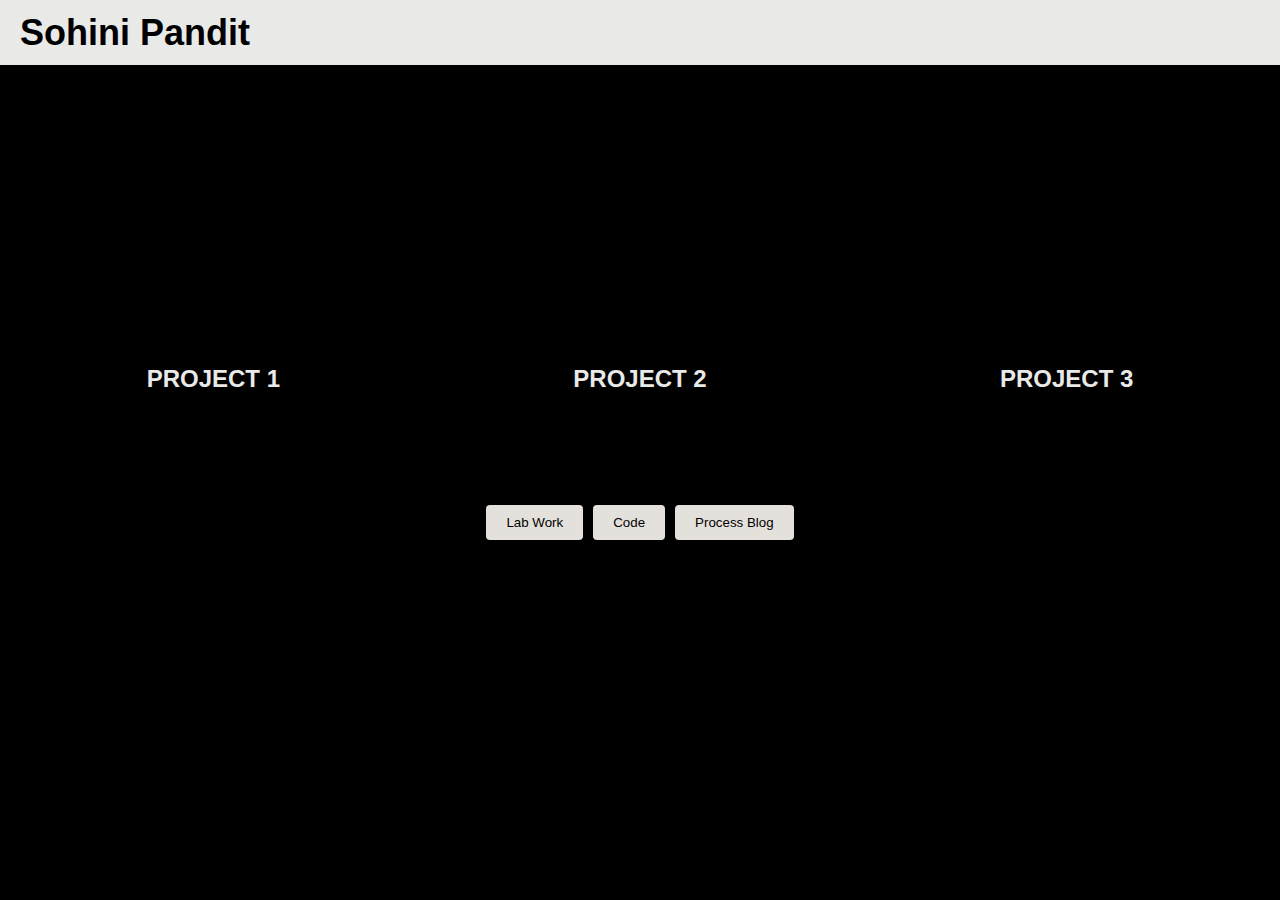
<file: index.html>
<!DOCTYPE html>
<html lang="en">
  <head>
    <meta charset="UTF-8">
    <meta name="viewport" content="width=device-width, initial-scale=1.0">
    <title>Class Portal</title>
    <link rel="stylesheet" href="index.css">
  </head>

  <body>
    <!-- (Navigation Bar) -->
    <nav class="navbar">
        <a id="logo" href="index.html"> Sohini Pandit</a>
        <!-- <h2> CREATIVE DESIGNER</h2> -->
    </nav>


  <!--Main Landing page layout-->
    <section class="home">
      <article class="home-projects">
        <p> <a id="each" href="EachProject.html"> PROJECT 1</a> </p>
      </article>

      <article class="home-projects">
        <p>PROJECT 2</p>
      </article>

      <article class="home-projects">
        <p>PROJECT 3</p>
      </article>

    </section>


    <section class="home-buttons">
      <button> <a id="lab" href="labwork.html"> Lab Work</a> </button>
      <button> <a id="maincode" href="https://github.com/sohin10/Classportal2.git"> Code </a> </button>
      <button> <a id="blog" href="https://github.com/sohin10/Classportal2/blob/bcae7b683f9ad87267bbe9c6303e946af18273e9/README.md"> Process Blog </a> </button>
    </section>


  

















	<!-- <script src="index.js"></script> -->
  </body>
</html>

 <!-- <div>
          <img class="italy" src="imgz/italy.jpg" alt=" first italy">
        </div> -->
</file>
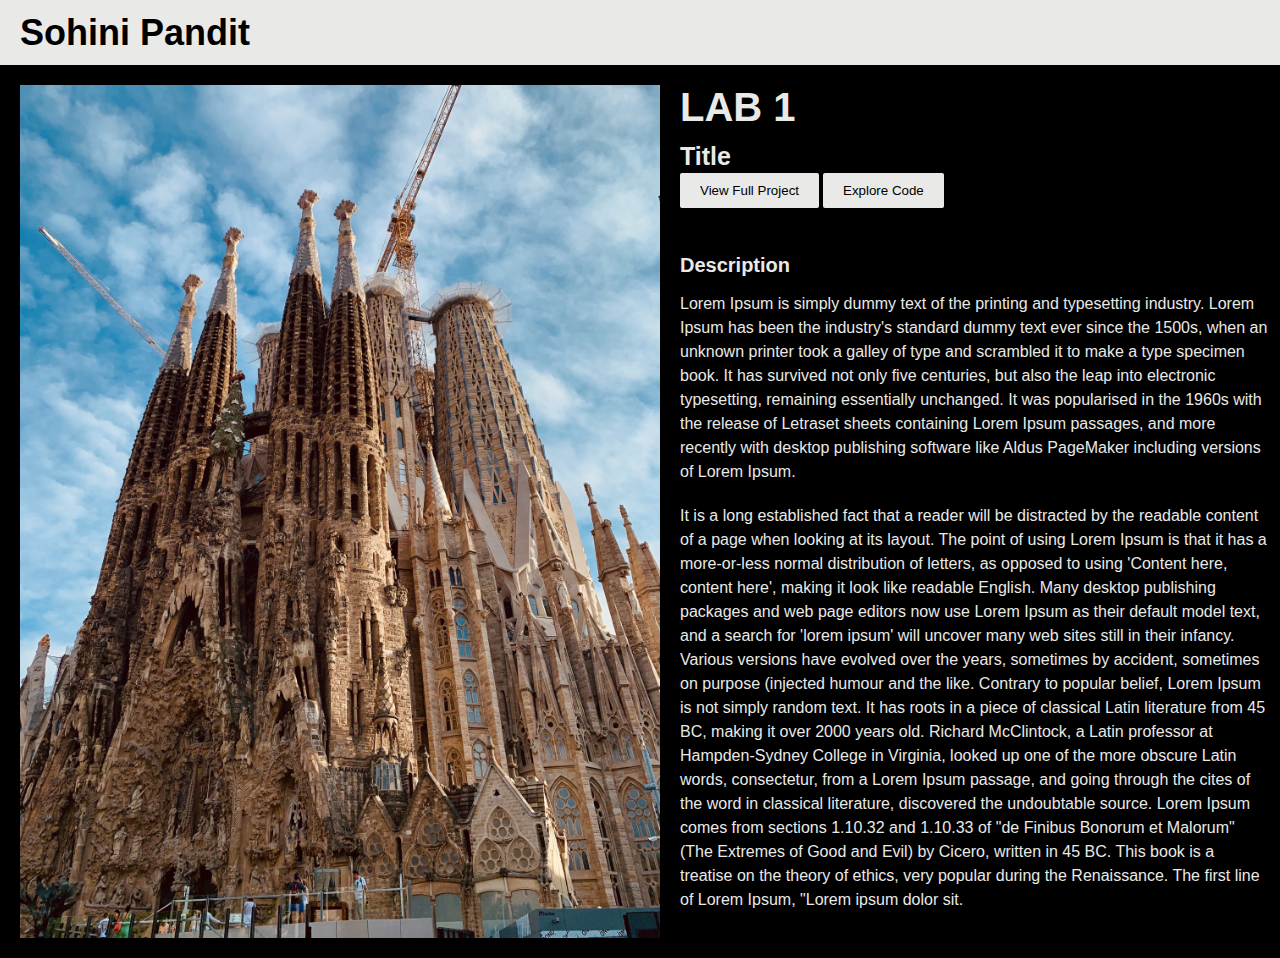
<file: eachlab.html>
<!DOCTYPE html>
<html lang="en">
  <head>
    <meta charset="UTF-8">
    <meta name="viewport" content="width=device-width, initial-scale=1.0">
    <title>Each Lab</title>
    <link rel="stylesheet" href="labpage.css">
  </head>


  <body>
    <nav class="navbar">
        <a id="logo" href="index.html"> Sohini Pandit</a>
        <!-- <h2 class="designation"> CREATIVE DESIGNER</h2> -->
    </nav>

    <img class= "parispic" src="imgz/spain.jpg" alt="image-pic">

    <section class="project-section">
        <article class="each-project">
            <h1>LAB 1</h1>
            <h2>Title</h2>
        </article>

        <article class="project-buttons">
          <button> <a id="proj" href="#"> View Full Project</a> </button>
          <button> <a id="code" href="#"> Explore Code</a> </button>
        </article>

        <article class="each-project">
            <h3> Description</h3>   
            <p>Lorem Ipsum is simply dummy text of the printing and typesetting industry. Lorem Ipsum has been the industry's standard dummy text ever since the 1500s, when an unknown printer took a galley of type and scrambled it to make a type specimen book. It has survived not only five centuries, but also the leap into electronic typesetting, remaining essentially unchanged. It was popularised in the 1960s with the release of Letraset sheets containing Lorem Ipsum passages, and more recently with desktop publishing software like Aldus PageMaker including versions of Lorem Ipsum.</p>
            <p>It is a long established fact that a reader will be distracted by the readable content of a page when looking at its layout. The point of using Lorem Ipsum is that it has a more-or-less normal distribution of letters, as opposed to using 'Content here, content here', making it look like readable English. Many desktop publishing packages and web page editors now use Lorem Ipsum as their default model text, and a search for 'lorem ipsum' will uncover many web sites still in their infancy. Various versions have evolved over the years, sometimes by accident, sometimes on purpose (injected humour and the like. Contrary to popular belief, Lorem Ipsum is not simply random text. It has roots in a piece of classical Latin literature from 45 BC, making it over 2000 years old. Richard McClintock, a Latin professor at Hampden-Sydney College in Virginia, looked up one of the more obscure Latin words, consectetur, from a Lorem Ipsum passage, and going through the cites of the word in classical literature, discovered the undoubtable source. Lorem Ipsum comes from sections 1.10.32 and 1.10.33 of "de Finibus Bonorum et Malorum" (The Extremes of Good and Evil) by Cicero, written in 45 BC. This book is a treatise on the theory of ethics, very popular during the Renaissance. The first line of Lorem Ipsum, "Lorem ipsum dolor sit.</p>
        </article>

        
    </section>
</file>
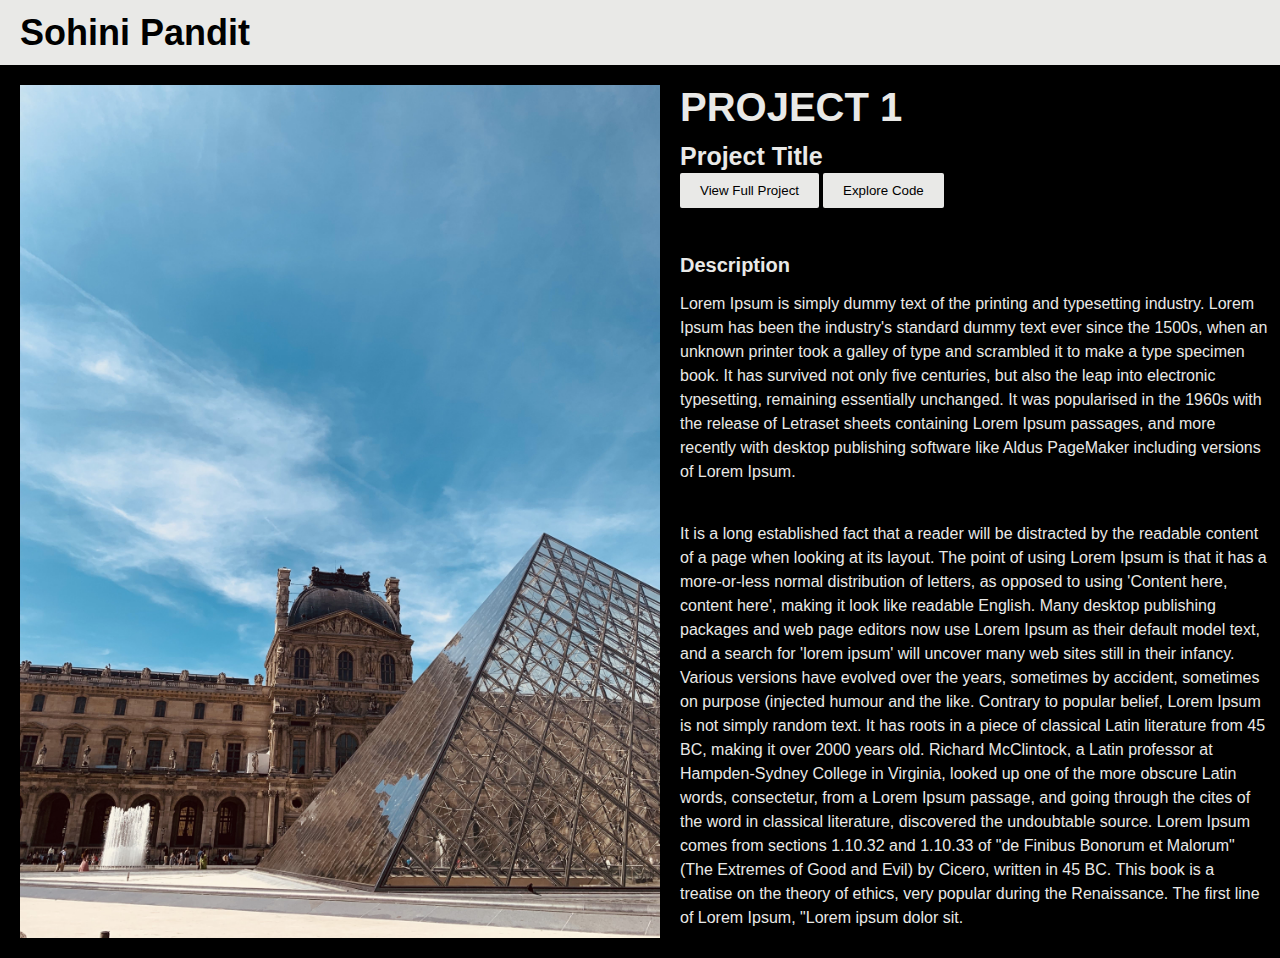
<file: EachProject.html>
<!DOCTYPE html>
<html lang="en">
  <head>
    <meta charset="UTF-8">
    <meta name="viewport" content="width=device-width, initial-scale=1.0">
    <title>Each Project</title>
    <link rel="stylesheet" href="projectpage.css">
  </head>


  <body>
    <nav class="navbar">
        <a id="logo" href="index.html"> Sohini Pandit</a>
        <!-- <h2 class="designation"> CREATIVE DESIGNER</h2> -->
    </nav>

    <img class="parispic" src="imgz/paris.jpg" alt="img-pic">

    <section class="project-section">
        <article class="each-project">
            <h1>PROJECT 1</h1>
            <h2>Project Title</h2>
        </article>

        <article class="project-buttons">
          <button> <a id="proj" href="#"> View Full Project</a> </button>
          <button> <a id="code" href="#"> Explore Code</a> </button>
        </article>

        <article class="each-project">
          <h3> Description</h3>
          <p>Lorem Ipsum is simply dummy text of the printing and typesetting industry. Lorem Ipsum has been the industry's standard dummy text ever since the 1500s, when an unknown printer took a galley of type and scrambled it to make a type specimen book. It has survived not only five centuries, but also the leap into electronic typesetting, remaining essentially unchanged. It was popularised in the 1960s with the release of Letraset sheets containing Lorem Ipsum passages, and more recently with desktop publishing software like Aldus PageMaker including versions of Lorem Ipsum.</p>
          <br/>
          <p>It is a long established fact that a reader will be distracted by the readable content of a page when looking at its layout. The point of using Lorem Ipsum is that it has a more-or-less normal distribution of letters, as opposed to using 'Content here, content here', making it look like readable English. Many desktop publishing packages and web page editors now use Lorem Ipsum as their default model text, and a search for 'lorem ipsum' will uncover many web sites still in their infancy. Various versions have evolved over the years, sometimes by accident, sometimes on purpose (injected humour and the like. Contrary to popular belief, Lorem Ipsum is not simply random text. It has roots in a piece of classical Latin literature from 45 BC, making it over 2000 years old. Richard McClintock, a Latin professor at Hampden-Sydney College in Virginia, looked up one of the more obscure Latin words, consectetur, from a Lorem Ipsum passage, and going through the cites of the word in classical literature, discovered the undoubtable source. Lorem Ipsum comes from sections 1.10.32 and 1.10.33 of "de Finibus Bonorum et Malorum" (The Extremes of Good and Evil) by Cicero, written in 45 BC. This book is a treatise on the theory of ethics, very popular during the Renaissance. The first line of Lorem Ipsum, "Lorem ipsum dolor sit.</p>
        </article> 
    </section>


    





















	<!-- <script src="index.js"></script> -->
  </body>
</html>
</file>
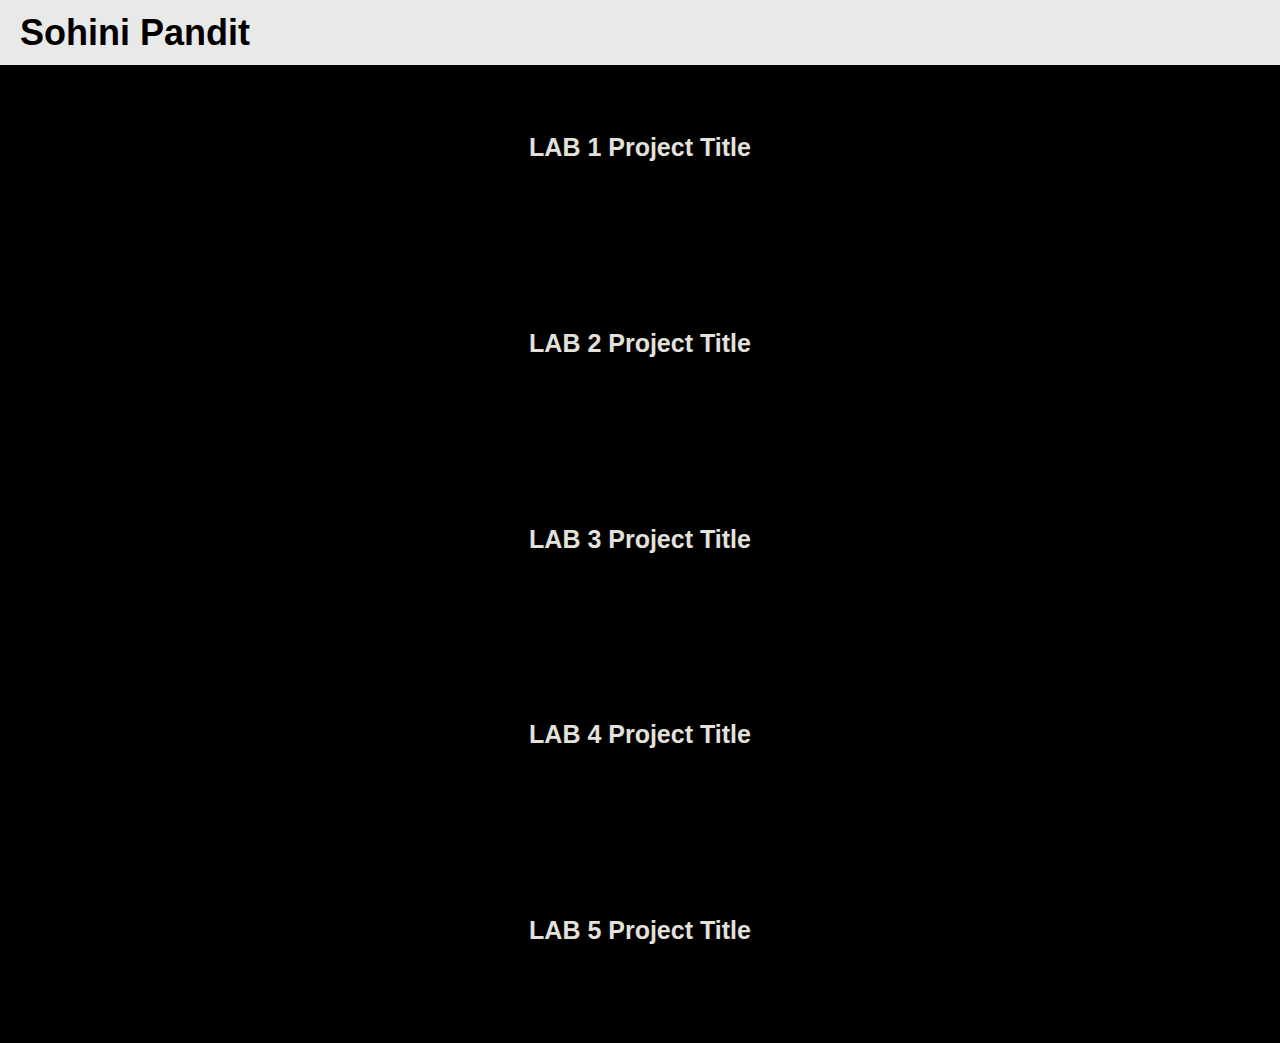
<file: labwork.html>
<!DOCTYPE html>
<html lang="en">
  <head>
    <meta charset="UTF-8">
    <meta name="viewport" content="width=device-width, initial-scale=1.0">
    <meta http-equiv="X-UA-Compatible" content="ie=edge">
    <title>:Lab Work</title>
    <link rel="stylesheet" href="main.css">
  </head>
  <body>
    <nav class="navbar">
      <a id="logo" href="index.html"> Sohini Pandit</a>
      <!-- <h2 class="designation"> CREATIVE DESIGNER</h2> -->
  </nav>

  <section class="lab-section">
    <article class="lab-projects">
      <p><a id="lablink" href="eachlab.html"> LAB 1 Project Title</a></p>
      <!-- <p>LAB 1 : Project Title</p> -->
    </article>

    <article class="lab-projects">
      <p>LAB 2 Project Title</p>
    </article>

    <article class="lab-projects">
      <p>LAB 3 Project Title</p>
    </article>

    <article class="lab-projects">
      <p>LAB 4 Project Title</p>
    </article>

    <article class="lab-projects">
      <p>LAB 5 Project Title</p>
    </article>

  </section>


















<!--     
	<script src="index.js"></script> -->
  </body>
</html>
</file>
<file: index.css>
*{
    margin: 0;
    padding: 0;
}

.navbar{
    font-family:Arial, Helvetica, sans-serif;
    font-weight: bold;
    height: 65px;
    display: flex;
    flex-wrap: wrap;
    justify-content:flex-start;
    align-items: center;
    background-color: #E9E9E7;
      
}

#logo{
    margin-left: 20px;
    font-size: 36px;
    color: black;
}

a{
    text-decoration: none;
}

#lab{
    color:black;
}

#maincode{
    color:black;
}

#blog{
    color:black;
}


#each{
    color:#E9E9E7;
}


.home{
    display: flex;
    flex-direction: row;
    width: 100%;
    min-height: calc(100vh - 65px);
}

.home-projects{
    width: 33.333333%;
    background-color: rgb(0, 0, 0);
    
}

.home-projects p{
    padding-top: 300px;
    text-align: center;
    color:#E9E9E7;
    font-size: 24px;
    font-family: Arial, Helvetica, sans-serif;
    font-weight: bold;
    

}

/* remove this or find a way to make the background around text change into button */
/* p:hover{
    background-color: #919135;
    background-size:contain;

} */

.home-projects:hover{
    /* background-color: #4f4f4f; */
    background-image: url("imgz/amsterdam.jpg");
    /* background-size: 50%; */
    background-repeat: no-repeat;
    background-size: cover;
    background-position: center;
    
}

.home-buttons{
    position: absolute;
    display: flex;
    justify-content:center;
    width: 100%;
    bottom: 40%;
    flex-wrap: wrap;
}

.home-buttons button{
    margin: auto 5px;
}

button{
    background: none;
    border: none;
    border-radius: 4px;
    outline: none;
    cursor: pointer;
    background-color: #E4E0DB;
    padding: 10px 20px;
}


/* USE THIS FOR DESKTOP DISPLAY */
/* button:hover{
    background-color: black;
    color: #E9E9E7;
    
} */


/* #lab:hover{
    color:#E9E9E7;
}

#maincode:hover{
    color:#E9E9E7;
}

#blog:hover{
    color:#E9E9E7;
} */
</file>
<file: labpage.css>
*{
    margin: 0;
    padding: 0;
}


body{
    background-color: black;
}



/*navigation bar style*/
.navbar{
    font-family:Arial, Helvetica, sans-serif;
    font-weight: bold;
    height: 65px;
    display: flex;
    flex-wrap: wrap;
    justify-content:flex-start;
    align-items: center;
    background-color: #E9E9E7;
      
}


/* takes the link underline out  */
a{
    text-decoration: none;
}

/*Changes color of logo link(purple) to beige*/
#logo{
    margin-left: 20px;
    font-size: 36px;
    color: black;

} 


.project-section{
    width: 100%;
}

.each-project{
    width: 100%;
}

.each-project h1{
    padding: 10px 20px 10px 20px;
    font-family: Arial, Helvetica, sans-serif;
    font-size: 40px;
    color: #E9E9E7;
    line-height: 44px;

}

.each-project h2{
    padding: 10px 20px 10px 20px;
    font-family: Arial, Helvetica, sans-serif;
    font-size: 25px;
    color: #E9E9E7;
    line-height: 14px;
}

.parispic{
    width: 50%;
    padding: 20px;
    /* margin-top: 30px;
    margin-left: 20px; */
}


.each-project h3{
    padding: 20px 20px 10px 20px;
    font-family: Arial, Helvetica, sans-serif;
    font-size: 20px;
    color:#E9E9E7;
    line-height: 14px;
}


.each-project p{
    padding: 10px 20px 10px 20px;
    font-family: Arial, Helvetica, sans-serif;
    font-size: 16px;
    color: #E9E9E7;
    line-height: 24px;
}

.project-buttons{
    flex-wrap: wrap;

}

button{
    background: none;
    border: none;
    border-radius: 2px;
    outline: none;
    cursor: pointer;
    background-color: #E9E9E7;
    margin-top: 10px;
    padding: 10px 20px 10px 20px; 
    margin-left: 20px; 
}

#proj{
    color: black;
}

#code{
    color: black;
}




/* For ipad screen  */
@media only screen and (min-width: 500px) {

    .navbar{
        display: flex;
        flex-wrap: wrap;
        justify-content: flex-start;
        align-items:center;
        font-size: 36px;
        height: 65px;
        color: rgb(0, 0, 0);
        /* display: flex;
        flex-wrap: wrap;
        justify-content: flex-start; */
        /* align-items:right; */
        background-color: #E9E9E7;
    }

    #logo{
        margin-left: 20px;
        font-size: 36px;
        color: black;
    
    } 



    .project-section{
        width: 100%;
        /* width: 600px;
        margin: 0 auto; */
    }

    /* .parispic{
        display: block;
        width: 50%;
        margin: 0;
        padding: 50px;
    } */

    .parispic{
        /* display: block; */
        padding: 20px;
        width: 50%;
        float: left;
    }

    .each-project{
        width: 100%;
        /* width: 50%;
        float: right; */
    }

    .each-project h1{
        /* margin: 0;
        padding: 20px;
        font-size: 40px;
        color: red;
        line-height: 44px; */

        padding: 20px 10px 0px 20px;;
        font-size: 40px;
        color: #E9E9E7;
        /* line-height: 44px; */
    
    
    }

    .each-project h2{
        padding: 20px 0px 0px 20px;
        font-size: 25px;
        color: #E9E9E7;
        line-height: 14px;
    }

    .each-project h3{
        padding: 50px 0px 0px 20px;
        font-family: Arial, Helvetica, sans-serif;
        font-size: 20px;
        color: #E9E9E7;
        line-height: 14px;
    }

    .each-project p{
        padding: 20px 10px 0px 20px;
        font-family: Arial, Helvetica, sans-serif;
        font-size: 16px;
        color:#E9E9E7;
        line-height: 24px;
    }

    
    button{
        margin-left: 0px;
    }
    
}


/* For Desktop screen  */
@media only screen and (min-width: 1400px) {

    .navbar{
        display: flex;
        justify-content: flex-start;
        align-items:center;
        height: 65px;
        color: rgb(0, 0, 0);
        /* display: flex;
        flex-wrap: wrap;
        justify-content: flex-start; */
        /* align-items:right; */
        background-color: #E9E9E7;
    }

    #logo{
        margin-left: 20px;
        font-size: 36px;
        color: black;
    
    } 


    .project-section{
        width: 100%;
        margin: 0 auto;
    }

    .parispic{
        padding: 20px;
        width: 50%;
        height: 930px;
        float: left;
    }

    .each-project{
        width: 100%;
        /* float: right; */
    }


    .each-project h1{
        padding: 20px 0px 0px 0px;;
        font-size: 40px;
        color: #E9E9E7;
        /* line-height: 44px; */
    
    }

    .each-project h2{
        padding: 20px 0px 0px 0px;
        font-size: 25px;
        color: #E9E9E7;
        line-height: 14px;
    }

    .each-project h3{
        padding: 50px 00px 0px 0px;
        font-family: Arial, Helvetica, sans-serif;
        font-size: 20px;
        color: #E9E9E7;
        line-height: 14px;
    }

    .each-project p{
        padding: 20px 10px 0px 60px;
        font-family: Arial, Helvetica, sans-serif;
        font-size: 16px;
        color: #E9E9E7;
        line-height: 24px;
    }
    
}
</file>
<file: projectpage.css>
*{
    margin: 0;
    padding: 0;
}

body{
    background-color: black;
}

/*navigation bar style*/
.navbar{
    font-family:Arial, Helvetica, sans-serif;
    font-weight: bold;
    height: 65px;
    display: flex;
    flex-wrap: wrap;
    justify-content:flex-start;
    align-items: center;
    background-color: #E9E9E7;
      
}


/* takes the link underline out  */
a{
    text-decoration: none;
}

/*Changes color of logo link(purple) to beige*/
#logo{
    margin-left: 20px;
    font-size: 36px;
    color: black;

} 


.project-section{
    width: 100%;
}

.each-project{
    width: 100%;
}

.each-project h1{
    padding: 10px 20px 10px 20px;
    font-family: Arial, Helvetica, sans-serif;
    font-size: 40px;
    color: #E9E9E7;
    line-height: 44px;

}

.each-project h2{
    padding: 10px 20px 10px 20px;
    font-family: Arial, Helvetica, sans-serif;
    font-size: 25px;
    color: #E9E9E7;
    line-height: 14px;
}

.parispic{
    width: 50%;
    padding: 20px;
    /* margin-top: 30px;
    margin-left: 20px; */
}


.each-project h3{
    padding: 20px 20px 10px 20px;
    font-family: Arial, Helvetica, sans-serif;
    font-size: 20px;
    color:#E9E9E7;
    line-height: 14px;
}


.each-project p{
    padding: 10px 20px 10px 20px;
    font-family: Arial, Helvetica, sans-serif;
    font-size: 16px;
    color: #E9E9E7;
    line-height: 24px;
}


.project-buttons{
    flex-wrap: wrap;

}

button{
    background: none;
    border: none;
    border-radius: 2px;
    outline: none;
    cursor: pointer;
    background-color: #E9E9E7;
    margin-top: 10px;
    padding: 10px 20px 10px 20px; 
    margin-left: 20px; 
}

#proj{
    color: black;
}

#code{
    color: black;
}



/* For ipad screen  */
@media only screen and (min-width: 500px) {

    .navbar{
        display: flex;
        flex-wrap: wrap;
        justify-content: flex-start;
        align-items:center;
        font-size: 36px;
        height: 65px;
        color: rgb(0, 0, 0);
        /* display: flex;
        flex-wrap: wrap;
        justify-content: flex-start; */
        /* align-items:right; */
        background-color: #E9E9E7;
    }

    #logo{
        margin-left: 20px;
        font-size: 36px;
        color: black;
    
    } 



    .project-section{
        width: 100%;
        /* width: 600px;
        margin: 0 auto; */
    }

    /* .parispic{
        display: block;
        width: 50%;
        margin: 0;
        padding: 50px;
    } */

    .parispic{
        /* display: block; */
        padding: 20px;
        width: 50%;
        float: left;
    }

    .each-project{
        width: 100%;
        /* width: 50%;
        float: right; */
    }

    .each-project h1{
        /* margin: 0;
        padding: 20px;
        font-size: 40px;
        color: red;
        line-height: 44px; */

        padding: 20px 10px 0px 20px;;
        font-size: 40px;
        color: #E9E9E7;
        /* line-height: 44px; */
    
    
    }

    .each-project h2{
        padding: 20px 0px 0px 20px;
        font-size: 25px;
        color: #E9E9E7;
        line-height: 14px;
    }

    .each-project h3{
        padding: 50px 0px 0px 20px;
        font-family: Arial, Helvetica, sans-serif;
        font-size: 20px;
        color: #E9E9E7;
        line-height: 14px;
    }

    .each-project p{
        padding: 20px 10px 0px 20px;
        font-family: Arial, Helvetica, sans-serif;
        font-size: 16px;
        color:#E9E9E7;
        line-height: 24px;
    }


    button{
        margin-left: 0px;
    }
    
    /* .each-project h2{
        padding: 20px 30px 20px;
        font-size: 20px;
        color: rgb(28, 103, 97);
        line-height: 14px;
    }

    .each-project h3{
        padding: 10px 30px 20px;
        font-family: Arial, Helvetica, sans-serif;
        font-size: 20px;
        color: rgb(83, 43, 185);
        line-height: 14px;
    }
    
    
    .each-project p{
        padding: 10px 30px 20px;
        font-family: Arial, Helvetica, sans-serif;
        font-size: 16px;
        color: rgb(83, 43, 185);
        line-height: 24px;
    } */
    
}


/* For Desktop screen  */
@media only screen and (min-width: 1400px) {

    .navbar{
        display: flex;
        justify-content: flex-start;
        align-items:center;
        height: 65px;
        color: rgb(0, 0, 0);
        /* display: flex;
        flex-wrap: wrap;
        justify-content: flex-start; */
        /* align-items:right; */
        background-color: #E9E9E7;
    }

    #logo{
        margin-left: 20px;
        font-size: 36px;
        color: black;
    
    } 


    .project-section{
        width: 100%;
        margin: 0 auto;
    }

    .parispic{
        padding: 20px;
        width: 50%;
        height: 930px;
        float: left;
    }

    .each-project{
        width: 100%;
        /* float: right; */
    }


    .each-project h1{
        padding: 20px 0px 0px 0px;;
        font-size: 40px;
        color: #E9E9E7;
        /* line-height: 44px; */
    
    }

    .each-project h2{
        padding: 20px 0px 0px 0px;
        font-size: 25px;
        color: #E9E9E7;
        line-height: 14px;
    }

    .each-project h3{
        padding: 50px 00px 0px 0px;
        font-family: Arial, Helvetica, sans-serif;
        font-size: 20px;
        color: #E9E9E7;
        line-height: 14px;
    }

    .each-project p{
        padding: 20px 10px 0px 60px;
        font-family: Arial, Helvetica, sans-serif;
        font-size: 16px;
        color: #E9E9E7;
        line-height: 24px;
    }
    
}
</file>
<file: main.css>
*{
    margin: 0;
    padding: 0;
}

.navbar{
    font-family:Arial, Helvetica, sans-serif;
    font-weight: bold;
    height: 65px;
    display: flex;
    flex-wrap: wrap;
    justify-content:flex-start;
    align-items: center;
    background-color: #E9E9E7;
      
}

#logo{
    margin-left: 20px;
    font-size: 36px;
    color: black;
}

#lab{
    /* width:40%;
    padding-left: 5rem; */
    color: rgb(58, 58, 58);
}

#maincode{
    color: rgb(58, 58, 58);
}

#blog{
    color: rgb(58, 58, 58);
}

#Each{
    /* width:40%;
    padding-left: 5rem; */
    color: #E4E0DB;
}

#lablink{
    color: #E4E0DB;
}


a{
    text-decoration: none;
}

nav h2{
   width:60%;
   margin-left: fit-content;
}

.home{
    display: flex;
    /* flex-wrap: wrap; */
    /* flex-shrink: 0; */
    justify-content: space-between;
    min-height: calc(100vh - 65px);
}
.home-projects{
    flex-wrap: wrap;

    /* flex-shrink: 0; */
    background-color: rgb(58, 58, 58);
    /* color: #d42a2a; */
    width: 33.333333%;

   
    /* min-height: calc(100vh - 65px); */
}
.home-projects:hover{
    /* background-color: #4f4f4f; */
    background-image: url("imgz/italy.jpg");
    background-size: 115%;
    background-repeat: no-repeat;
    background-size: cover;
    background-position: center;
    
}

.home-projects.italy{
    width: 33.333333%;
}


.home-projects p{
    position: relative;
    top: 45%;
    text-align: center;
    /* margin: auto; */
    /* font-family: "Open Sans", sans-serif; */
    font-family: 'Roboto', sans-serif;
    font-weight: bold;
    font-size: 45px;
    color: #E4E0DB;
}
.home-buttons{
    position: absolute;
    display: flex;
    justify-content: center;
    width: 100%;
    bottom: 25%;
}

.home-buttons button{
    margin: auto 50px;
}

button{
    background: none;
    border: none;
    border-radius: 4px;
    outline: none;
    cursor: pointer;
    background-color: #E4E0DB;
    padding: 10px 30px;
}

.lab-section{
    display: flex;
    flex-direction: column;
    justify-content: space-between;
    min-height: calc(100vh - 65px);

}

article.lab-projects{
    background-color: rgb(0, 0, 0);

    /* color: #d42a2a; */
    width: 100%;
    height: 195.55px;

   
    /* min-height: calc(100vh - 65px); */
}

.lab-projects p{
    position: relative;
    top: 35%;
    /* bottom: 50%; */
    text-align: center;
    margin: auto;
    /* font-family: "Open Sans", sans-serif; */
    font-family: 'Roboto', sans-serif;
    font-weight: bold;
    font-size: 25px;
    color: #E4E0DB;
}


.lab-projects:hover{
   
    /* background-color: #4f4f4f; */
    background-image: url("imgz/spain.jpg");
    background-repeat: no-repeat;
    background-size: cover;
    background-position: center;
    
    
    
}

/* .lab-projects.spain{
    height: 195.55px;
} */
/* 
.project-section{
    display: flex;
    flex-wrap: wrap;
    background-color: #b11212;
    /* height: 975px; */
    /* min-height: calc(100vh - 65px);
    justify-content: center; */

/* }  */

/* article.each-project{
    background-color: red;
    /* color: #d42a2a; */
    /* width: 33.333333%; */
/* } */ 


/* .each-project h1{ */
    /* position: relative; */

    
  /* margin-left: 76px;
  margin-top: 74px; */
    /* margin: auto; */
    /* font-family: "Open Sans", sans-serif; */
    /* font-family: 'Roboto', sans-serif;
    font-weight: bold;
    font-size: 45px;
    color: rgb(102, 102, 102);
} */

/* .each-project h2{
    /* position: relative; */
    
  /* margin-left: 355px;
  margin-top: -40px;
    /* margin: auto;
    font-family: "Open Sans", sans-serif;
    /* font-family: 'Roboto', sans-serif; */
    /* font-size: 30px;
    color:rgb(102, 102, 102); */ 
/* }   */
/* .each-project img{
    display: block;
    max-width: 100%;
     height: auto; */ 
    /* max-width: 75%; */
    /* max-width: 450%; */
    /* width: 30%;
    height: 65%; */
    /* margin-left: 78px; */
/* } */
/* 
.anyofimgclass{
        display: block;
        max-width: 100%;
        height: auto;
} */


/* .each-project img {
    display:inline-block;
    width:100%;
    text-align:center;
  } */
  /* img {
    display:inline-block;
    width:768px;
    margin: auto;
  }
  
  @media only screen and (max-width: 844px) {
      img {
          width:50%;
      }
  } */







    
/* 
.description{
    /* margin: 0px 50px;
    margin-top: 74PX; */
/* }
.description h3{ */
    /* margin-right: 40px; */
    /* font-family: 'Roboto', sans-serif;
    font-weight: bold;
    color: rgb(102, 102, 102); */
    /* font-size: 45px; */
/* } */
/* 
.description p{
    margin-top: 18px; */
    /* margin-right: 40px; */
    /* font-family: 'Roboto', sans-serif;
    font-weight: thin;
    color: rgb(102, 102, 102);
    font-size: 45px; */ 
/* 
} */

/* 

.project-buttons{
    display: flex;
    justify-content: flex-start;
}
.project-buttons button{
    /* position: absolute;
    justify-content: space-between; */
    /* background-color:rgb(102, 102, 102);
    margin-left: 78px; */
    /* bottom: 14%; */
/* } */

/* 
#proj{
    color: #ffffff;
} */
/* 
.code-buttons button{
    position: absolute;
    justify-content: space-between;
    background-color: rgb(102, 102, 102);
    margin-left: 250px;
    bottom: 14%;
}
 */
/* 
#code{
    color: #ffffff;
} */
</file>
